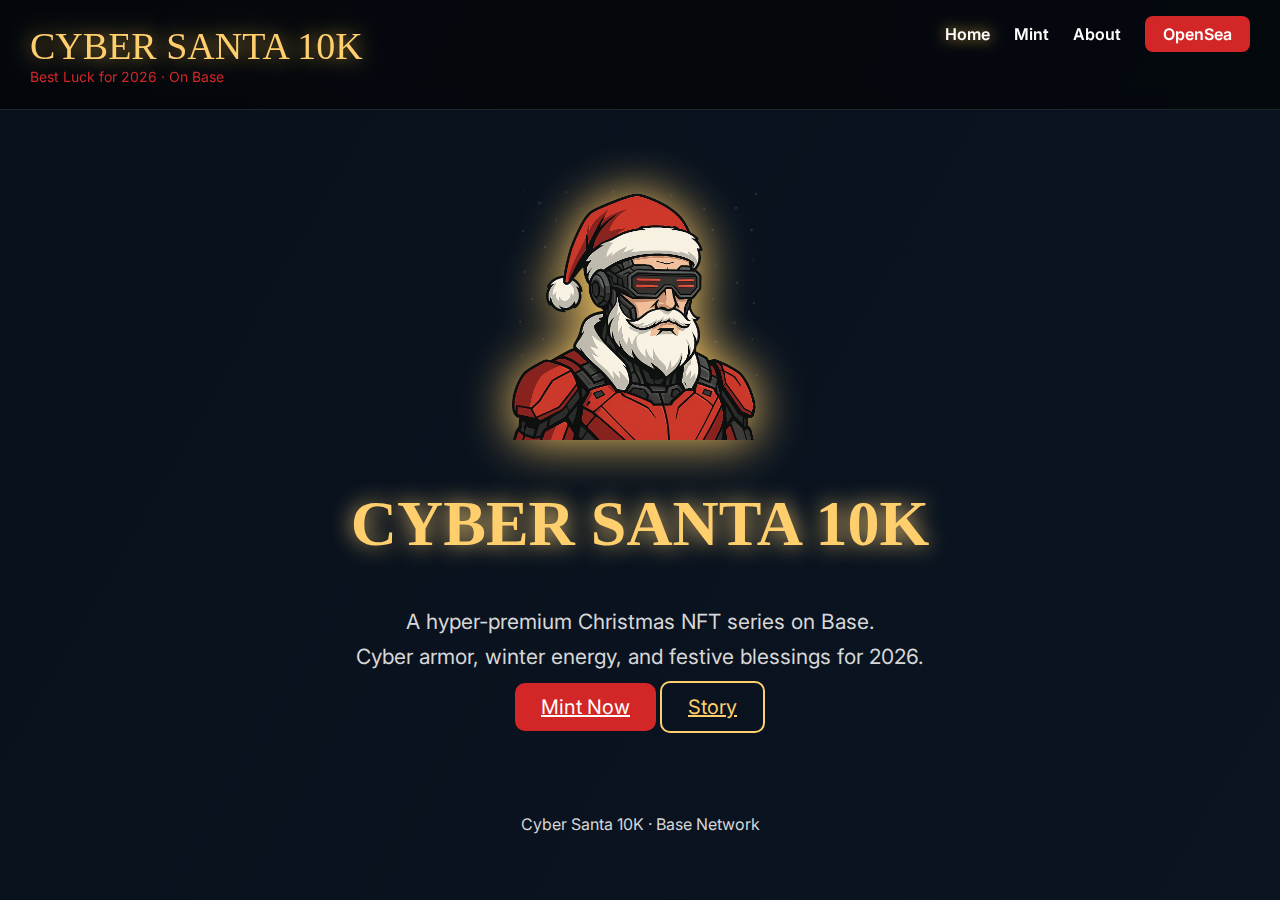
<file: index.html>
<!DOCTYPE html>
<html lang="en">
<head>
  <meta charset="UTF-8">
  <title>Cyber Santa 10K | Home</title>
  <link rel="stylesheet" href="style.css">
</head>

<body>

<!-- SNOW PARTICLES -->
<div class="snow">
  <div style="left:10%; animation-delay:0s;"></div>
  <div style="left:20%; animation-delay:1s;"></div>
  <div style="left:35%; animation-delay:2s;"></div>
  <div style="left:50%; animation-delay:0.5s;"></div>
  <div style="left:65%; animation-delay:1.5s;"></div>
  <div style="left:80%; animation-delay:0.7s;"></div>
  <div style="left:90%; animation-delay:2.3s;"></div>
  <div style="left:15%; animation-delay:3s;"></div>
</div>

<header class="navbar">
  <div>
    <div class="nav-title">CYBER SANTA 10K</div>
    <div class="nav-sub">Best Luck for 2026 · On Base</div>
  </div>

  <nav class="nav-links">
    <a href="index.html" class="nav-active">Home</a>
    <a href="mint.html">Mint</a>
    <a href="about.html">About</a>
    <a class="nav-cta" href="#" target="_blank">OpenSea</a>
  </nav>
</header>

<main>
<section class="hero">
  <img src="santa.png" style="width:260px;filter:drop-shadow(0 0 25px #ffcc66);">

  <h1 class="hero-title">CYBER SANTA 10K</h1>

  <p class="hero-sub">
    A hyper-premium Christmas NFT series on Base.<br>
    Cyber armor, winter energy, and festive blessings for 2026.
  </p>

  <div class="hero-actions">
    <a href="mint.html" class="btn-primary">Mint Now</a>
    <a href="about.html" class="btn-outline">Story</a>
  </div>
</section>
</main>

<footer class="footer">
  Cyber Santa 10K · Base Network
</footer>

</body>
</html>
</file>
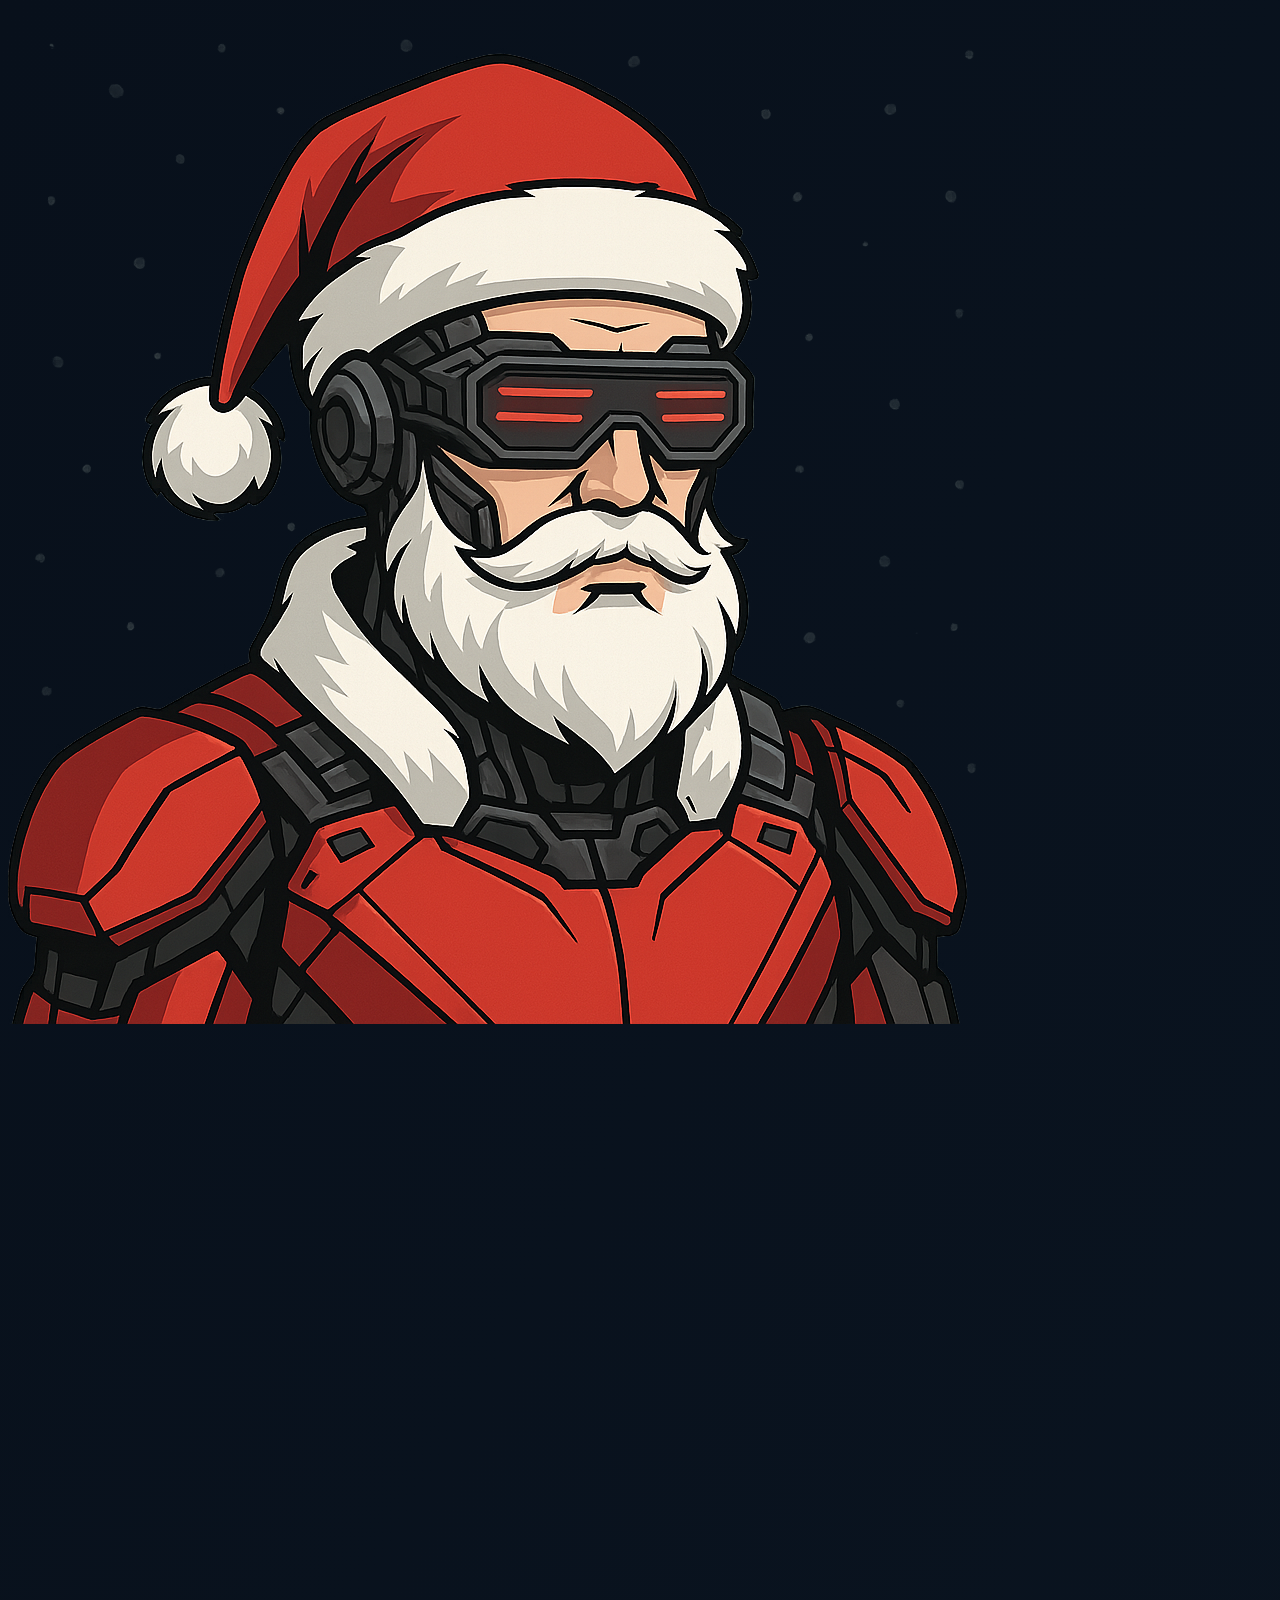
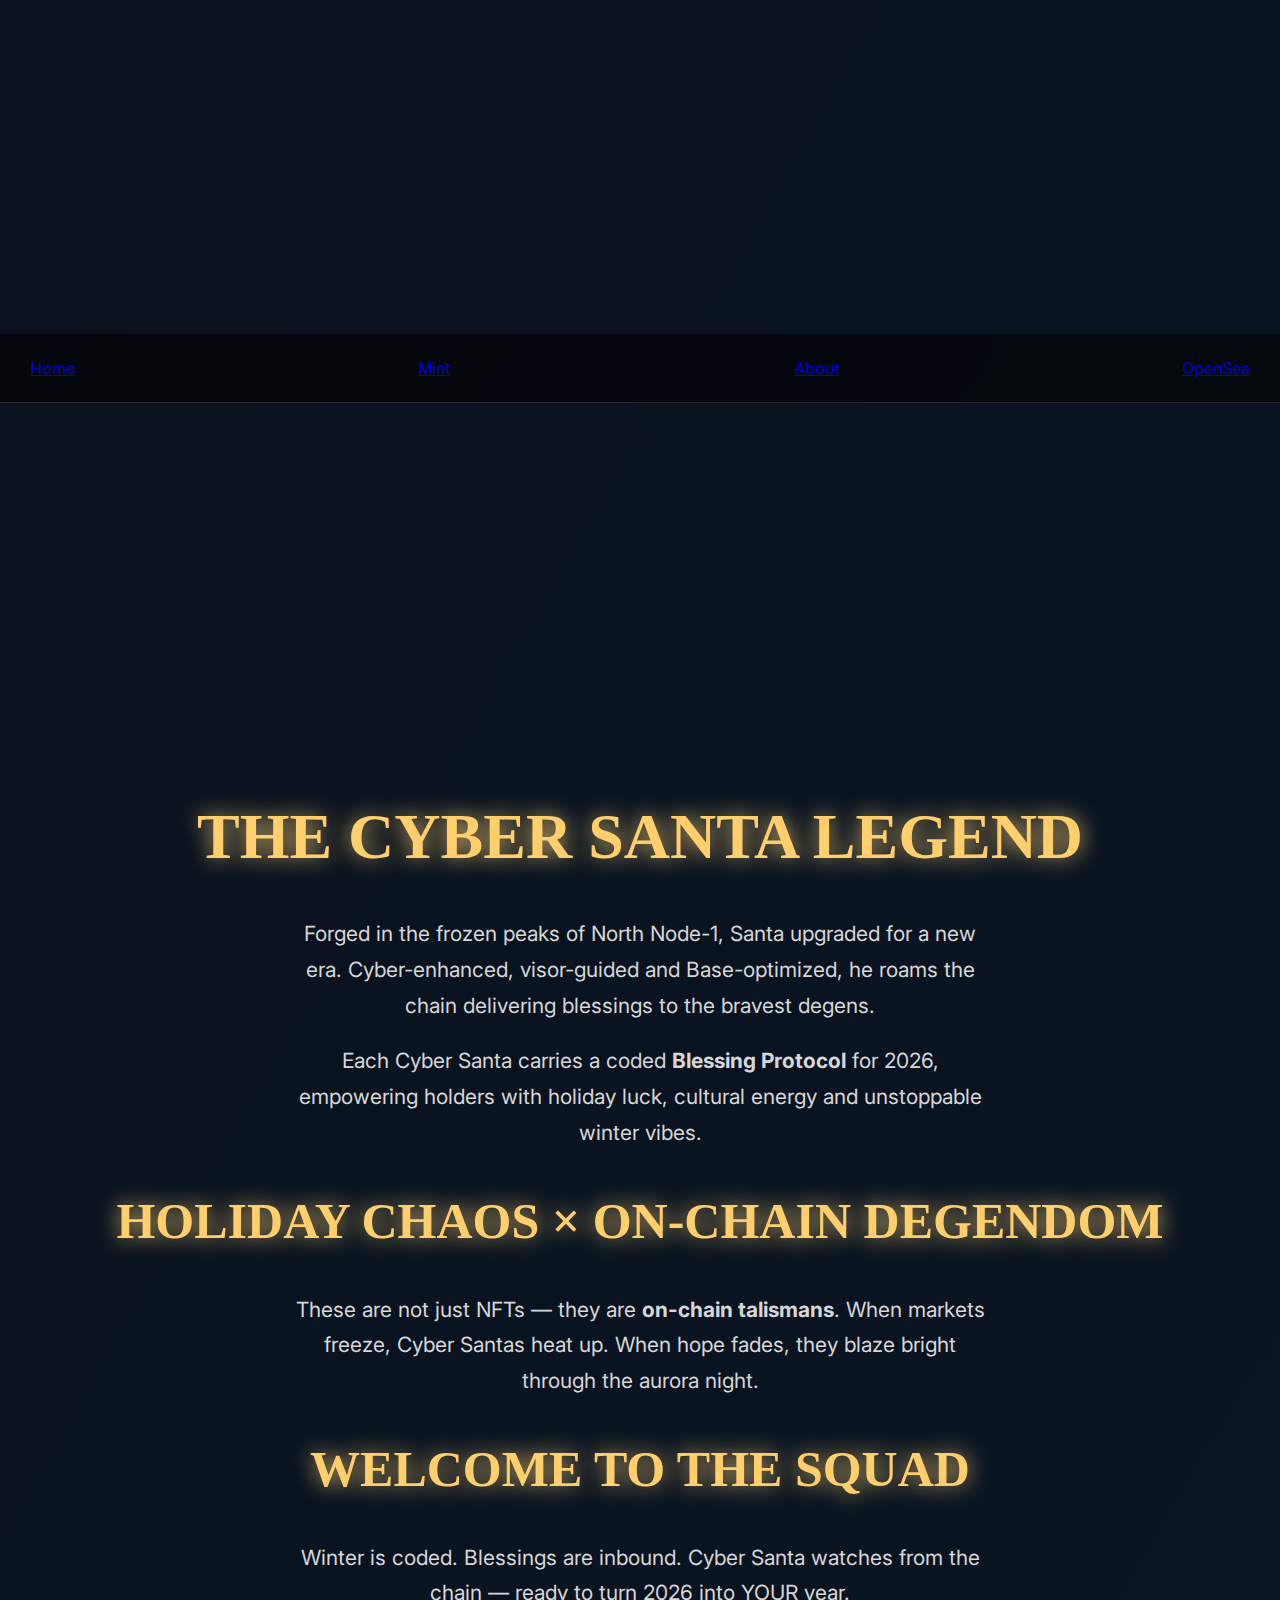
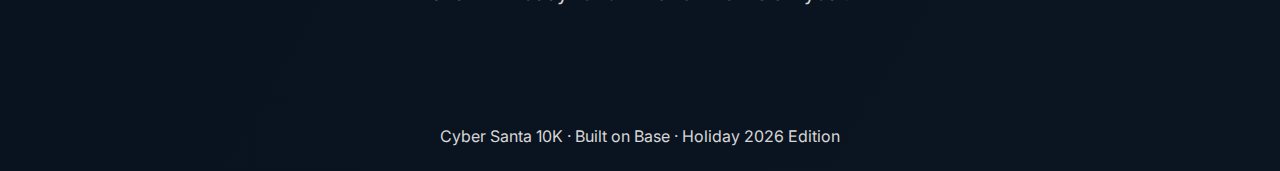
<file: about.html>
<!DOCTYPE html>
<html lang="en">
<head>
  <meta charset="UTF-8">
  <title>Cyber Santa 10K | About</title>
  <link rel="stylesheet" href="style.css">
  <script defer src="script.js"></script>
</head>

<body>

<!-- AURORA -->
<div class="aurora"></div>

<!-- LIGHT FROM MOUSE -->
<div class="light-glow"></div>

<!-- FIXED LOADER (NOW WORKS!) -->
<div id="loader">
  <img src="santa.png" alt="Loading...">
</div>

<!-- SNOW 3D -->
<div class="snow-layer" id="snow-layer"></div>

<div class="page-frame">

  <nav class="navbar">
    <a href="index.html">Home</a>
    <a href="mint.html">Mint</a>
    <a class="active" href="about.html">About</a>
    <a href="#" target="_blank">OpenSea</a>
  </nav>

  <section class="hero">

    <div class="cyber-wrapper">
      <div class="holo"></div>
      <img src="santa.png" class="cyber-santa" id="santa" alt="Cyber Santa">
    </div>

    <h1 class="hero-title">THE CYBER SANTA LEGEND</h1>

    <p class="hero-sub">
      Forged in the frozen peaks of North Node-1, Santa upgraded for a new era.
      Cyber-enhanced, visor-guided and Base-optimized, he roams the chain
      delivering blessings to the bravest degens.
    </p>

    <p class="hero-sub">
      Each Cyber Santa carries a coded <strong>Blessing Protocol</strong> for 2026,
      empowering holders with holiday luck, cultural energy and unstoppable winter vibes.
    </p>

    <h2 class="hero-title" style="font-size:50px;">HOLIDAY CHAOS × ON-CHAIN DEGENDOM</h2>

    <p class="hero-sub">
      These are not just NFTs — they are <strong>on-chain talismans</strong>.  
      When markets freeze, Cyber Santas heat up.  
      When hope fades, they blaze bright through the aurora night.
    </p>

    <h2 class="hero-title" style="font-size:50px;">WELCOME TO THE SQUAD</h2>

    <p class="hero-sub">
      Winter is coded. Blessings are inbound.  
      Cyber Santa watches from the chain — ready to turn 2026 into YOUR year.
    </p>

  </section>

  <footer class="footer">
    Cyber Santa 10K · Built on Base · Holiday 2026 Edition
  </footer>

</div>

</body>
</html>
</file>
<file: style.css>
@import url('https://fonts.googleapis.com/css2?family=Mountains+of+Christmas:wght@700&family=Inter:wght@400;600;800&display=swap');

/* ROOT COLORS */
:root {
  --gold: #ffcf6e;
  --red: #d32626;
  --white: #ffffff;
  --subtext: #d7d7d7;
  --glass: rgba(0,0,0,0.55);
}

/* AURORA BACKGROUND */
body {
  margin: 0;
  color: var(--white);
  font-family: "Inter", sans-serif;
  background: linear-gradient(120deg, #08101b, #0d1a28, #102033);
  background-size: 400% 400%;
  animation: aurora 14s ease-in-out infinite;
  overflow-x: hidden;
}

@keyframes aurora {
  0% { background-position: 0% 50%; }
  50% { background-position: 100% 50%; }
  100% { background-position: 0% 50%; }
}

/* NAVBAR */
.navbar {
  display:flex;
  justify-content:space-between;
  padding:24px 30px;
  background:var(--glass);
  backdrop-filter:blur(8px);
  border-bottom:1px solid rgba(255,255,255,0.12);
}

.nav-title {
  font-family:"Mountains of Christmas", cursive;
  font-size:38px;
  color:var(--gold);
  text-shadow:0 0 20px rgba(255, 200, 80, 0.8);
}

.nav-sub {
  font-size:14px;
  color:var(--red);
}

.nav-links a {
  color:var(--white);
  text-decoration:none;
  margin-left:20px;
  font-weight:600;
}

.nav-links a:hover,
.nav-active {
  color:var(--gold);
  text-shadow:0 0 14px rgba(255, 200, 80, 0.9);
}

.nav-cta {
  padding:8px 18px;
  background:var(--red);
  color:white !important;
  border-radius:8px;
}

/* CYBERSANTA ANIMATION */
.cyber-santa {
  width: 280px;
  animation: santaEnter 2.3s ease-out forwards;
  opacity: 0;
  transform: scale(0.7);
  filter: drop-shadow(0 0 25px #ffcf6e);
}

@keyframes santaEnter {
  0% { opacity: 0; transform: scale(0.6) translateY(40px); }
  70% { opacity: 1; transform: scale(1.05); }
  100% { transform: scale(1); }
}

/* SNOW LAYERS */
.snow, .snow2, .snow3 {
  pointer-events:none;
  position:fixed;
  top:0;left:0;
  width:100%;height:100%;
  z-index:5;
}

.snow div, .snow2 div, .snow3 div {
  position:absolute;
  top:-10px;
  background:white;
  border-radius:50%;
}

.snow div {
  width:8px;height:8px; opacity:0.6;
  animation: fall1 12s linear infinite;
}

.snow2 div {
  width:6px;height:6px; opacity:0.9;
  animation: fall2 8s linear infinite;
}

.snow3 div {
  width:4px;height:4px; opacity:0.7;
  animation: fall3 5s linear infinite;
}

@keyframes fall1 {
  from { transform: translateY(-10px); }
  to { transform: translateY(110vh) translateX(40px); }
}

@keyframes fall2 {
  from { transform: translateY(-10px); }
  to { transform: translateY(110vh) translateX(90px); }
}

@keyframes fall3 {
  from { transform: translateY(-10px); }
  to { transform: translateY(110vh) translateX(140px); }
}

/* GOLD PARTICLES */
.particles div {
  width:5px;height:5px;
  position:absolute;
  background:var(--gold);
  border-radius:50%;
  opacity:0.7;
  animation: sparkle 3s ease-in-out infinite;
}

@keyframes sparkle {
  0% { transform: scale(0.5); opacity:0.4; }
  50% { transform: scale(1.5); opacity:1; }
  100% { transform: scale(0.5); opacity:0.5; }
}

/* TITLES */
.hero {
  text-align:center;
  padding:70px 20px;
}

.hero-title {
  font-family:"Mountains of Christmas", cursive;
  font-size:64px;
  color:var(--gold);
  text-shadow:0 0 22px rgba(255,210,120,0.9);
}

.hero-sub {
  color:var(--subtext);
  font-size:21px;
  max-width:700px;
  margin:20px auto;
  line-height:1.7;
}

/* MINT CARD */
.mint-card {
  background:rgba(0,0,0,0.6);
  backdrop-filter:blur(8px);
  padding:30px;
  margin:auto;
  width:350px;
  border-radius:16px;
  box-shadow:0 0 25px rgba(255,200,120,0.4);
}

.mint-input {
  width:100%;
  padding:10px;
  border-radius:8px;
  background:#111;
  border:1px solid #333;
  color:white;
}

/* BUTTONS */
.btn-primary {
  background:var(--red);
  padding:12px 26px;
  border:none;
  border-radius:10px;
  font-size:20px;
  color:white;
}

.btn-outline {
  background:transparent;
  padding:12px 26px;
  border:2px solid var(--gold);
  border-radius:10px;
  font-size:20px;
  color:var(--gold);
}

.btn-outline:hover {
  background:var(--gold);
  color:black;
}

/* FOOTER */
.footer {
  text-align:center;
  padding:25px;
  color:var(--subtext);
}
</file>
